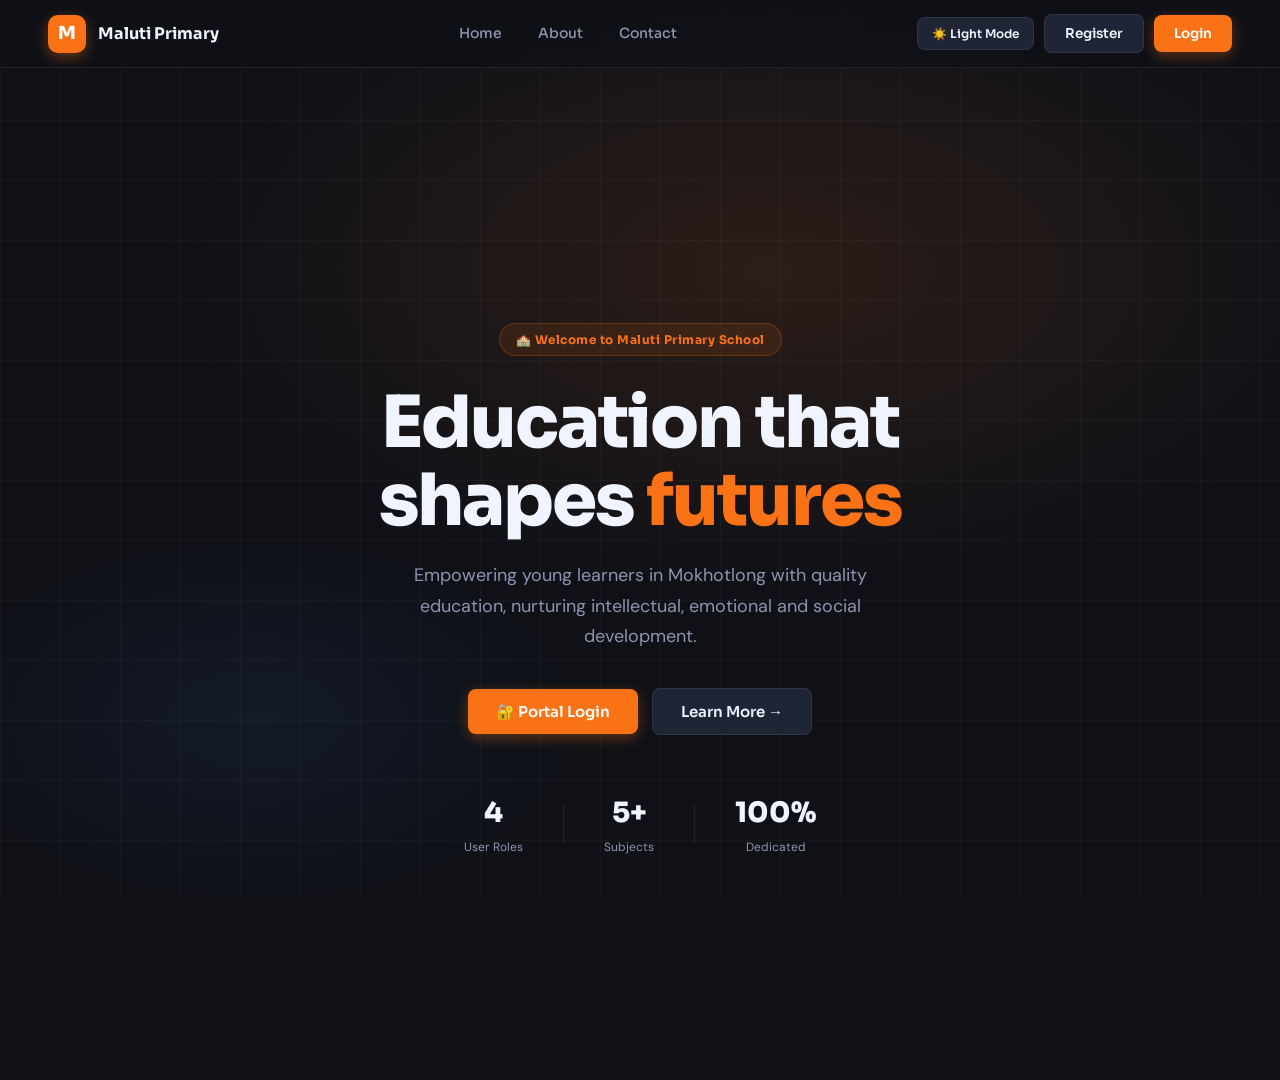
<file: index.html>
<!DOCTYPE html>
<html lang="en" data-theme="dark">
<head>
  <meta charset="UTF-8"/>
  <meta name="viewport" content="width=device-width, initial-scale=1.0"/>
  <title>Maluti Primary School</title>
  <link rel="stylesheet" href="theme.css"/>
  <style>
    body { overflow-x: hidden; font-family: var(--font-body); }

    /* ── Hero background ── */
    .hero-bg {
      position: fixed; inset: 0; z-index: -1;
      background: var(--bg);
    }
    .hero-bg::before {
      content: '';
      position: absolute; inset: 0;
      background: radial-gradient(ellipse 80% 60% at 60% 30%, rgba(249,115,22,0.12) 0%, transparent 60%),
                  radial-gradient(ellipse 50% 40% at 20% 80%, rgba(59,130,246,0.08) 0%, transparent 50%);
    }
    .hero-bg .grid-overlay {
      position: absolute; inset: 0;
      background-image: linear-gradient(var(--border) 1px, transparent 1px),
                        linear-gradient(90deg, var(--border) 1px, transparent 1px);
      background-size: 60px 60px;
      opacity: 0.4;
    }

    /* ── Navbar ── */
    .navbar {
      position: fixed; top: 0; left: 0; right: 0; z-index: 100;
      background: var(--navbar-bg);
      border-bottom: 1px solid var(--border);
      backdrop-filter: blur(16px);
      display: flex; align-items: center; justify-content: space-between;
      padding: 0 48px; height: 68px;
      transition: var(--transition);
    }
    .nav-brand { display: flex; align-items: center; gap: 12px; text-decoration: none; }
    .nav-logo {
      width: 38px; height: 38px; border-radius: 10px;
      background: var(--accent);
      display: flex; align-items: center; justify-content: center;
      font-size: 18px; font-weight: 800; color: #fff;
      font-family: var(--font-main);
      box-shadow: 0 4px 14px rgba(249,115,22,0.4);
    }
    .nav-brand-text { font-family: var(--font-main); font-size: 16px; font-weight: 700; color: var(--text); }
    .nav-links { display: flex; align-items: center; gap: 4px; }
    .nav-links a {
      padding: 8px 16px; border-radius: var(--radius-sm);
      color: var(--text-muted); font-size: 14px; font-weight: 500;
      font-family: var(--font-main);
      text-decoration: none; transition: var(--transition); cursor: pointer;
    }
    .nav-links a:hover { color: var(--text); background: var(--bg3); }
    .nav-actions { display: flex; align-items: center; gap: 10px; }

    /* ── Hero ── */
    .hero {
      min-height: 100vh;
      display: flex; align-items: center; justify-content: center;
      padding: 100px 48px 60px;
      text-align: center;
    }
    .hero-inner { max-width: 780px; }
    .hero-badge {
      display: inline-flex; align-items: center; gap: 8px;
      padding: 6px 16px; border-radius: 99px;
      background: rgba(249,115,22,0.1); border: 1px solid rgba(249,115,22,0.25);
      color: var(--accent); font-size: 12px; font-weight: 700;
      font-family: var(--font-main); letter-spacing: 0.5px;
      margin-bottom: 28px; animation: fadeUp 0.5s ease both;
    }
    .hero-title {
      font-size: clamp(40px, 6vw, 72px); font-weight: 800;
      font-family: var(--font-main); line-height: 1.08;
      letter-spacing: -2px; color: var(--text);
      animation: fadeUp 0.5s 0.1s ease both;
    }
    .hero-title span { color: var(--accent); }
    .hero-sub {
      font-size: 18px; color: var(--text-muted); margin-top: 20px;
      max-width: 540px; margin-left: auto; margin-right: auto;
      animation: fadeUp 0.5s 0.18s ease both;
      line-height: 1.7;
    }
    .hero-actions {
      display: flex; align-items: center; gap: 14px;
      justify-content: center; flex-wrap: wrap;
      margin-top: 36px;
      animation: fadeUp 0.5s 0.26s ease both;
    }
    .hero-stats {
      display: flex; align-items: center; gap: 40px;
      justify-content: center; margin-top: 56px;
      animation: fadeUp 0.5s 0.34s ease both;
    }
    .hero-stat-val { font-family: var(--font-main); font-size: 28px; font-weight: 800; color: var(--text); }
    .hero-stat-label { font-size: 12px; color: var(--text-muted); margin-top: 2px; }
    .hero-stat-divider { width: 1px; height: 40px; background: var(--border); }

    /* ── Page Sections ── */
    .page-section { display: none; padding: 120px 48px 60px; min-height: 100vh; }
    .page-section.active { display: block; }

    .about-grid { display: grid; grid-template-columns: 1fr 1fr; gap: 28px; max-width: 900px; margin: 40px auto 0; }
    .about-card {
      background: var(--card-bg); border: 1px solid var(--border);
      border-radius: var(--radius); padding: 28px;
      transition: var(--transition);
    }
    .about-card:hover { border-color: rgba(249,115,22,0.3); transform: translateY(-3px); }
    .about-card-icon { font-size: 32px; margin-bottom: 14px; }
    .about-card h3 { font-family: var(--font-main); font-size: 16px; margin-bottom: 10px; }
    .about-card p { font-size: 14px; color: var(--text-muted); line-height: 1.7; }

    .contact-grid { display: grid; grid-template-columns: 1fr 1fr; gap: 20px; max-width: 640px; margin: 40px auto 0; }
    .contact-item {
      background: var(--card-bg); border: 1px solid var(--border);
      border-radius: var(--radius); padding: 24px;
      transition: var(--transition);
    }
    .contact-item:hover { border-color: rgba(249,115,22,0.3); }
    .contact-item .ci-icon { font-size: 28px; margin-bottom: 10px; }
    .contact-item h4 { font-family: var(--font-main); font-size: 13px; font-weight: 700; color: var(--text-muted); text-transform: uppercase; letter-spacing: 0.5px; margin-bottom: 6px; }
    .contact-item p { font-size: 14px; color: var(--text); font-weight: 500; }

    .page-hero { text-align: center; max-width: 600px; margin: 0 auto 50px; }
    .page-hero h1 { font-size: clamp(30px, 4vw, 48px); font-weight: 800; font-family: var(--font-main); }
    .page-hero p { font-size: 16px; color: var(--text-muted); margin-top: 12px; }

    /* ── Auth Modal ── */
    .auth-overlay {
      position: fixed; inset: 0; z-index: 200;
      background: var(--overlay); backdrop-filter: blur(6px);
      display: none; align-items: center; justify-content: center;
      padding: 20px;
    }
    .auth-overlay.open { display: flex; }
    .auth-box {
      background: var(--bg2); border: 1px solid var(--border);
      border-radius: 20px; padding: 40px;
      width: 100%; max-width: 420px;
      box-shadow: var(--shadow-lg);
      animation: modalIn 0.25s ease;
      position: relative;
    }
    .auth-close {
      position: absolute; top: 16px; right: 16px;
      width: 32px; height: 32px; border-radius: 8px;
      background: var(--bg3); border: 1px solid var(--border);
      color: var(--text-muted); font-size: 16px;
      cursor: pointer; display: flex; align-items: center; justify-content: center;
      transition: var(--transition);
    }
    .auth-close:hover { color: var(--text); background: var(--bg4); }
    .auth-brand { text-align: center; margin-bottom: 28px; }
    .auth-brand .auth-icon {
      width: 52px; height: 52px; border-radius: 14px;
      background: rgba(249,115,22,0.15); border: 1px solid rgba(249,115,22,0.3);
      display: flex; align-items: center; justify-content: center;
      font-size: 26px; margin: 0 auto 14px;
    }
    .auth-brand h2 { font-family: var(--font-main); font-size: 22px; font-weight: 800; }
    .auth-brand p { font-size: 13px; color: var(--text-muted); margin-top: 4px; }

    .credentials-hint {
      background: rgba(59,130,246,0.08); border: 1px solid rgba(59,130,246,0.2);
      border-radius: 10px; padding: 14px 16px; margin-bottom: 20px;
      font-size: 12px; color: var(--text-muted);
    }
    .credentials-hint strong { color: var(--accent2); display: block; margin-bottom: 6px; }
    .credentials-hint code {
      display: block; line-height: 1.8;
      font-family: monospace; font-size: 11.5px;
    }

    .error-msg {
      background: rgba(239,68,68,0.1); border: 1px solid rgba(239,68,68,0.25);
      border-radius: 8px; padding: 10px 14px;
      color: var(--danger); font-size: 13px; font-weight: 500;
      margin-bottom: 16px; display: none;
    }
    .error-msg.show { display: block; }

    @media (max-width: 700px) {
      .navbar { padding: 0 20px; }
      .hero { padding: 100px 20px 40px; }
      .page-section { padding: 100px 20px 40px; }
      .about-grid, .contact-grid { grid-template-columns: 1fr; }
      .hero-stats { gap: 24px; flex-wrap: wrap; }
      .nav-links { display: none; }
    }
  </style>
</head>
<body>
  <div class="hero-bg"><div class="grid-overlay"></div></div>

  <!-- Navbar -->
  <nav class="navbar">
    <a class="nav-brand" href="#" onclick="showPage('home')">
      <div class="nav-logo">M</div>
      <span class="nav-brand-text">Maluti Primary</span>
    </a>
    <div class="nav-links">
      <a onclick="showPage('home')">Home</a>
      <a onclick="showPage('about')">About</a>
      <a onclick="showPage('contact')">Contact</a>
    </div>
    <div class="nav-actions">
      <button id="theme-toggle" onclick="MalutiTheme.toggle()">☀️ Light Mode</button>
      <button class="btn btn-secondary" onclick="openAuth('register')">Register</button>
      <button class="btn btn-primary" onclick="openAuth('login')">Login</button>
    </div>
  </nav>

  <!-- HOME -->
  <section class="page-section active" id="home">
    <div class="hero">
      <div class="hero-inner">
        <div class="hero-badge">🏫 Welcome to Maluti Primary School</div>
        <h1 class="hero-title">Education that<br>shapes <span>futures</span></h1>
        <p class="hero-sub">Empowering young learners in Mokhotlong with quality education, nurturing intellectual, emotional and social development.</p>
        <div class="hero-actions">
          <button class="btn btn-primary" onclick="openAuth('login')" style="padding:13px 28px;font-size:15px;">
            🔐 Portal Login
          </button>
          <button class="btn btn-secondary" onclick="showPage('about')" style="padding:13px 28px;font-size:15px;">
            Learn More →
          </button>
        </div>
        <div class="hero-stats">
          <div>
            <div class="hero-stat-val">4</div>
            <div class="hero-stat-label">User Roles</div>
          </div>
          <div class="hero-stat-divider"></div>
          <div>
            <div class="hero-stat-val">5+</div>
            <div class="hero-stat-label">Subjects</div>
          </div>
          <div class="hero-stat-divider"></div>
          <div>
            <div class="hero-stat-val">100%</div>
            <div class="hero-stat-label">Dedicated</div>
          </div>
        </div>
      </div>
    </div>
  </section>

  <!-- ABOUT -->
  <section class="page-section" id="about">
    <div class="page-hero">
      <h1>About <span style="color:var(--accent)">Maluti Primary</span></h1>
      <p>Providing foundational education in literacy, numeracy and essential life skills to young learners in Mokhotlong, Lesotho.</p>
    </div>
    <div class="about-grid">
      <div class="about-card animate-in">
        <div class="about-card-icon">📚</div>
        <h3>Our Mission</h3>
        <p>To provide foundational education in literacy, numeracy and essential life skills that prepares students for future academic success.</p>
      </div>
      <div class="about-card animate-in delay-1">
        <div class="about-card-icon">🌱</div>
        <h3>Our Vision</h3>
        <p>Foster intellectual, emotional and social development in young learners, creating confident and capable citizens of Lesotho.</p>
      </div>
      <div class="about-card animate-in delay-2">
        <div class="about-card-icon">👩‍🏫</div>
        <h3>Our Teachers</h3>
        <p>Dedicated educators committed to creating a nurturing and stimulating learning environment where every child can thrive.</p>
      </div>
      <div class="about-card animate-in delay-3">
        <div class="about-card-icon">🤝</div>
        <h3>Community</h3>
        <p>We believe in strong partnerships with parents and the community to support each student's holistic development.</p>
      </div>
    </div>
  </section>

  <!-- CONTACT -->
  <section class="page-section" id="contact">
    <div class="page-hero">
      <h1>Get in <span style="color:var(--accent)">Touch</span></h1>
      <p>We'd love to hear from you. Reach out for any inquiries about admissions, curriculum or school events.</p>
    </div>
    <div class="contact-grid">
      <div class="contact-item animate-in">
        <div class="ci-icon">📧</div>
        <h4>Email</h4>
        <p>maluti@school.com</p>
      </div>
      <div class="contact-item animate-in delay-1">
        <div class="ci-icon">📞</div>
        <h4>Phone</h4>
        <p>+266 58960929</p>
      </div>
      <div class="contact-item animate-in delay-2" style="grid-column:1/-1">
        <div class="ci-icon">📍</div>
        <h4>Address</h4>
        <p>123 Maluti Primary School, Mokhotlong, Lesotho</p>
      </div>
    </div>
  </section>

  <!-- AUTH OVERLAY -->
  <div class="auth-overlay" id="auth-overlay" onclick="closeAuthOutside(event)">
    <div class="auth-box">
      <button class="auth-close" onclick="closeAuth()">✕</button>

      <!-- Login -->
      <div id="auth-login">
        <div class="auth-brand">
          <div class="auth-icon">🔐</div>
          <h2>Welcome Back</h2>
          <p>Sign in to your Maluti portal</p>
        </div>
        <div class="credentials-hint">
          <strong>🔑 Demo Credentials</strong>
          <code>
            Admin: qhashomosito@gmail.com / admin123<br>
            Teacher: tanki@gmail.com / teacher123<br>
            Student: john@gmail.com / student123<br>
            Parent: qhasho@gmail.com / parent123
          </code>
        </div>
        <div class="error-msg" id="login-error">Invalid email, password, or role.</div>
        <div class="form-group">
          <label class="form-label">Role</label>
          <select class="form-control" id="login-role">
            <option value="">Select Role</option>
            <option value="admin">Admin</option>
            <option value="teacher">Teacher</option>
            <option value="parent">Parent</option>
            <option value="student">Student</option>
          </select>
        </div>
        <div class="form-group">
          <label class="form-label">Email Address</label>
          <input type="email" class="form-control" id="login-email" placeholder="your@email.com"/>
        </div>
        <div class="form-group">
          <label class="form-label">Password</label>
          <input type="password" class="form-control" id="login-password" placeholder="••••••••"/>
        </div>
        <button class="btn btn-primary" style="width:100%;justify-content:center;padding:13px;" onclick="doLogin()">
          Sign In →
        </button>
        <p style="text-align:center;margin-top:16px;font-size:13px;color:var(--text-muted)">
          No account? <a href="#" style="color:var(--accent);font-weight:600" onclick="switchAuth('register')">Register here</a>
        </p>
      </div>

      <!-- Register -->
      <div id="auth-register" style="display:none">
        <div class="auth-brand">
          <div class="auth-icon">📝</div>
          <h2>Create Account</h2>
          <p>Register for the Maluti portal</p>
        </div>
        <div class="error-msg" id="reg-error">Please fill in all fields.</div>
        <div class="form-group">
          <label class="form-label">Full Name</label>
          <input type="text" class="form-control" id="reg-name" placeholder="Your full name"/>
        </div>
        <div class="form-group">
          <label class="form-label">Role</label>
          <select class="form-control" id="reg-role">
            <option value="">Select Role</option>
            <option value="admin">Admin</option>
            <option value="teacher">Teacher</option>
            <option value="parent">Parent</option>
            <option value="student">Student</option>
          </select>
        </div>
        <div class="form-group">
          <label class="form-label">Email Address</label>
          <input type="email" class="form-control" id="reg-email" placeholder="your@email.com"/>
        </div>
        <div class="form-group">
          <label class="form-label">Password</label>
          <input type="password" class="form-control" id="reg-password" placeholder="Choose a password"/>
        </div>
        <button class="btn btn-primary" style="width:100%;justify-content:center;padding:13px;" onclick="doRegister()">
          Create Account →
        </button>
        <p style="text-align:center;margin-top:16px;font-size:13px;color:var(--text-muted)">
          Already registered? <a href="#" style="color:var(--accent);font-weight:600" onclick="switchAuth('login')">Login here</a>
        </p>
      </div>
    </div>
  </div>

  <script src="theme.js"></script>
  <script>
    MalutiTheme.init();

    // ── Users DB (extends MalutiDB) ──────────────────────────
    const USERS_KEY = 'maluti_users';
    const defaultUsers = [
      { id:1, name:'Mosito Qhasho',  role:'admin',   email:'qhashomosito@gmail.com', password:'admin123'   },
      { id:2, name:'Tanki Molapo',   role:'teacher', email:'tanki@gmail.com',         password:'teacher123' },
      { id:3, name:'John Doe',       role:'student', email:'john@gmail.com',           password:'student123' },
      { id:4, name:'Makali Qhasho',  role:'parent',  email:'qhasho@gmail.com',         password:'parent123'  },
      { id:5, name:'Tsolo Mokoena',  role:'student', email:'tsolo@gmail.com',          password:'student123' },
    ];

    function getUsers() {
      try { return JSON.parse(localStorage.getItem(USERS_KEY)) || defaultUsers; }
      catch { return defaultUsers; }
    }
    function saveUsers(users) { localStorage.setItem(USERS_KEY, JSON.stringify(users)); }

    // ── Page routing ──────────────────────────────────────────
    function showPage(id) {
      document.querySelectorAll('.page-section').forEach(s => s.classList.remove('active'));
      const el = document.getElementById(id);
      if (el) { el.classList.add('active'); closeAuth(); }
    }

    // ── Auth modal ────────────────────────────────────────────
    function openAuth(type) {
      document.getElementById('auth-overlay').classList.add('open');
      switchAuth(type);
    }
    function closeAuth() { document.getElementById('auth-overlay').classList.remove('open'); }
    function closeAuthOutside(e) { if (e.target === document.getElementById('auth-overlay')) closeAuth(); }
    function switchAuth(type) {
      document.getElementById('auth-login').style.display    = type === 'login'    ? 'block' : 'none';
      document.getElementById('auth-register').style.display = type === 'register' ? 'block' : 'none';
    }

    // ── Login ─────────────────────────────────────────────────
    function doLogin() {
      const role  = document.getElementById('login-role').value.trim();
      const email = document.getElementById('login-email').value.trim().toLowerCase();
      const pass  = document.getElementById('login-password').value;
      const errEl = document.getElementById('login-error');
      errEl.classList.remove('show');

      if (!role || !email || !pass) { errEl.textContent='Please fill in all fields.'; errEl.classList.add('show'); return; }

      const users = getUsers();
      const user  = users.find(u => u.email.toLowerCase() === email && u.password === pass && u.role === role);
      if (!user) { errEl.textContent='Invalid email, password, or role.'; errEl.classList.add('show'); return; }

      MalutiSession.save(user);
      MalutiToast.show(`Welcome back, ${user.name}! 👋`, 'success');
      setTimeout(() => {
        const pages = { admin:'admin.html', teacher:'teacher.html', student:'student.html', parent:'parent.html' };
        window.location.href = pages[user.role] || 'index.html';
      }, 800);
    }

    // ── Register ──────────────────────────────────────────────
    function doRegister() {
      const name  = document.getElementById('reg-name').value.trim();
      const role  = document.getElementById('reg-role').value;
      const email = document.getElementById('reg-email').value.trim().toLowerCase();
      const pass  = document.getElementById('reg-password').value;
      const errEl = document.getElementById('reg-error');
      errEl.classList.remove('show');

      if (!name || !role || !email || !pass) { errEl.textContent='Please fill in all fields.'; errEl.classList.add('show'); return; }
      if (pass.length < 6) { errEl.textContent='Password must be at least 6 characters.'; errEl.classList.add('show'); return; }

      const users = getUsers();
      if (users.find(u => u.email.toLowerCase() === email)) {
        errEl.textContent='An account with this email already exists.'; errEl.classList.add('show'); return;
      }
      const newUser = { id: Date.now(), name, role, email, password: pass };
      users.push(newUser);
      saveUsers(users);
      MalutiToast.show('Account created! You can now log in.', 'success');
      switchAuth('login');
      document.getElementById('login-email').value = email;
      document.getElementById('login-role').value  = role;
    }

    // Enter key support
    document.addEventListener('keydown', e => {
      if (e.key === 'Escape') closeAuth();
      if (e.key === 'Enter') {
        const overlay = document.getElementById('auth-overlay');
        if (overlay.classList.contains('open')) {
          if (document.getElementById('auth-login').style.display !== 'none') doLogin();
          else doRegister();
        }
      }
    });
  </script>
</body>
</html>
</file>
<file: theme.css>
@import url('https://fonts.googleapis.com/css2?family=Sora:wght@300;400;500;600;700;800&family=DM+Sans:wght@300;400;500;600&display=swap');

/* ─── CSS Variables ─────────────────────────────────── */
:root {
  --accent: #f97316;
  --accent-dim: #ea580c;
  --accent2: #3b82f6;
  --success: #22c55e;
  --danger: #ef4444;
  --warning: #f59e0b;
  --radius: 14px;
  --radius-sm: 8px;
  --shadow: 0 4px 24px rgba(0,0,0,0.18);
  --shadow-lg: 0 8px 40px rgba(0,0,0,0.28);
  --transition: all 0.25s cubic-bezier(.4,0,.2,1);
  --font-main: 'Sora', sans-serif;
  --font-body: 'DM Sans', sans-serif;
  --sidebar-w: 260px;
}

/* ─── Dark Theme (default) ──────────────────────────── */
[data-theme="dark"] {
  --bg: #0f1117;
  --bg2: #161b27;
  --bg3: #1e2535;
  --bg4: #252d40;
  --sidebar-bg: #10141e;
  --sidebar-border: rgba(255,255,255,0.06);
  --text: #f0f4ff;
  --text-muted: #8b95b0;
  --text-dim: #5a6380;
  --border: rgba(255,255,255,0.08);
  --input-bg: rgba(255,255,255,0.05);
  --input-border: rgba(255,255,255,0.12);
  --card-bg: #161b27;
  --card-hover: #1e2535;
  --overlay: rgba(0,0,0,0.7);
  --navbar-bg: rgba(15,17,23,0.9);
  --table-alt: rgba(255,255,255,0.03);
}

/* ─── Light Theme ───────────────────────────────────── */
[data-theme="light"] {
  --bg: #f5f7fb;
  --bg2: #ffffff;
  --bg3: #eef1f8;
  --bg4: #e4e8f2;
  --sidebar-bg: #1e293b;
  --sidebar-border: rgba(0,0,0,0.08);
  --text: #0f172a;
  --text-muted: #64748b;
  --text-dim: #94a3b8;
  --border: rgba(0,0,0,0.08);
  --input-bg: rgba(0,0,0,0.03);
  --input-border: rgba(0,0,0,0.15);
  --card-bg: #ffffff;
  --card-hover: #f0f4fb;
  --overlay: rgba(0,0,0,0.5);
  --navbar-bg: rgba(255,255,255,0.92);
  --table-alt: rgba(0,0,0,0.025);
}

/* ─── Reset & Base ──────────────────────────────────── */
*, *::before, *::after { box-sizing: border-box; margin: 0; padding: 0; }

html { scroll-behavior: smooth; }

body {
  font-family: var(--font-body);
  background: var(--bg);
  color: var(--text);
  min-height: 100vh;
  transition: background 0.35s ease, color 0.35s ease;
  line-height: 1.6;
}

/* ─── Scrollbar ─────────────────────────────────────── */
::-webkit-scrollbar { width: 6px; }
::-webkit-scrollbar-track { background: var(--bg); }
::-webkit-scrollbar-thumb { background: var(--bg4); border-radius: 99px; }

/* ─── Typography ────────────────────────────────────── */
h1,h2,h3,h4,h5 { font-family: var(--font-main); font-weight: 700; line-height: 1.2; }

/* ─── Dashboard Layout ──────────────────────────────── */
.layout {
  display: flex;
  min-height: 100vh;
}

/* ─── Sidebar ───────────────────────────────────────── */
.sidebar {
  width: var(--sidebar-w);
  background: var(--sidebar-bg);
  border-right: 1px solid var(--sidebar-border);
  display: flex;
  flex-direction: column;
  position: fixed;
  top: 0; left: 0;
  height: 100vh;
  z-index: 100;
  transition: var(--transition);
  overflow-y: auto;
}

.sidebar-brand {
  padding: 28px 24px 20px;
  border-bottom: 1px solid rgba(255,255,255,0.07);
}
.sidebar-brand .brand-icon {
  width: 40px; height: 40px;
  background: var(--accent);
  border-radius: 10px;
  display: flex; align-items: center; justify-content: center;
  font-size: 20px; margin-bottom: 10px;
  box-shadow: 0 4px 16px rgba(249,115,22,0.4);
}
.sidebar-brand h2 {
  font-family: var(--font-main);
  font-size: 14px; font-weight: 700;
  color: #fff; letter-spacing: 0.5px;
}
.sidebar-brand p { font-size: 11px; color: rgba(255,255,255,0.4); margin-top: 2px; }

.sidebar-nav { padding: 16px 12px; flex: 1; }

.nav-section-label {
  font-size: 10px; font-weight: 700;
  letter-spacing: 1.5px; text-transform: uppercase;
  color: rgba(255,255,255,0.3);
  padding: 12px 12px 6px;
}

.nav-item {
  display: flex; align-items: center; gap: 12px;
  padding: 11px 14px;
  border-radius: 10px;
  color: rgba(255,255,255,0.55);
  font-family: var(--font-main);
  font-size: 13.5px; font-weight: 500;
  cursor: pointer;
  transition: var(--transition);
  margin-bottom: 2px;
  text-decoration: none;
  user-select: none;
}
.nav-item:hover { background: rgba(255,255,255,0.07); color: #fff; }
.nav-item.active {
  background: rgba(249,115,22,0.18);
  color: var(--accent);
  font-weight: 600;
}
.nav-item .nav-icon { font-size: 16px; width: 20px; text-align: center; flex-shrink: 0; }
.nav-item .nav-badge {
  margin-left: auto;
  background: var(--accent); color: #fff;
  font-size: 10px; font-weight: 700;
  padding: 2px 7px; border-radius: 99px;
}

.sidebar-footer {
  padding: 16px 12px;
  border-top: 1px solid rgba(255,255,255,0.07);
}
.user-card {
  display: flex; align-items: center; gap: 12px;
  padding: 12px 14px; border-radius: 10px;
  background: rgba(255,255,255,0.05);
}
.user-avatar {
  width: 36px; height: 36px; border-radius: 50%;
  background: linear-gradient(135deg, var(--accent), var(--accent2));
  display: flex; align-items: center; justify-content: center;
  font-weight: 700; font-size: 14px; color: #fff; flex-shrink: 0;
}
.user-info p { font-size: 13px; font-weight: 600; color: #fff; line-height: 1.2; }
.user-info span { font-size: 11px; color: rgba(255,255,255,0.4); }

/* ─── Main content ───────────────────────────────────── */
.main {
  margin-left: var(--sidebar-w);
  flex: 1;
  display: flex;
  flex-direction: column;
  min-height: 100vh;
}

/* ─── Topbar ─────────────────────────────────────────── */
.topbar {
  display: flex; align-items: center; justify-content: space-between;
  padding: 16px 32px;
  background: var(--bg2);
  border-bottom: 1px solid var(--border);
  position: sticky; top: 0; z-index: 50;
  backdrop-filter: blur(12px);
}
.topbar-left h1 { font-size: 22px; font-weight: 700; color: var(--text); }
.topbar-left p { font-size: 13px; color: var(--text-muted); margin-top: 2px; }
.topbar-right { display: flex; align-items: center; gap: 12px; }

/* ─── Buttons ────────────────────────────────────────── */
.btn {
  display: inline-flex; align-items: center; gap: 8px;
  padding: 10px 20px;
  border-radius: var(--radius-sm);
  font-family: var(--font-main); font-size: 13.5px; font-weight: 600;
  cursor: pointer; border: none; transition: var(--transition);
  text-decoration: none; white-space: nowrap;
}
.btn-primary { background: var(--accent); color: #fff; box-shadow: 0 4px 14px rgba(249,115,22,0.35); }
.btn-primary:hover { background: var(--accent-dim); transform: translateY(-1px); box-shadow: 0 6px 20px rgba(249,115,22,0.45); }
.btn-secondary { background: var(--bg3); color: var(--text); border: 1px solid var(--border); }
.btn-secondary:hover { background: var(--bg4); }
.btn-danger { background: rgba(239,68,68,0.15); color: var(--danger); border: 1px solid rgba(239,68,68,0.3); }
.btn-danger:hover { background: var(--danger); color: #fff; }
.btn-success { background: rgba(34,197,94,0.15); color: var(--success); border: 1px solid rgba(34,197,94,0.3); }
.btn-success:hover { background: var(--success); color: #fff; }
.btn-sm { padding: 7px 14px; font-size: 12px; }
.btn-icon { padding: 10px; width: 40px; height: 40px; justify-content: center; background: var(--bg3); color: var(--text-muted); border: 1px solid var(--border); }
.btn-icon:hover { color: var(--text); }

/* ─── Cards ──────────────────────────────────────────── */
.card {
  background: var(--card-bg);
  border: 1px solid var(--border);
  border-radius: var(--radius);
  padding: 24px;
  transition: var(--transition);
}
.card:hover { border-color: rgba(249,115,22,0.2); }

.stat-grid {
  display: grid;
  grid-template-columns: repeat(auto-fill, minmax(210px, 1fr));
  gap: 18px;
  margin-bottom: 28px;
}
.stat-card {
  background: var(--card-bg);
  border: 1px solid var(--border);
  border-radius: var(--radius);
  padding: 22px;
  transition: var(--transition);
  cursor: default;
}
.stat-card:hover { transform: translateY(-3px); box-shadow: var(--shadow); border-color: rgba(249,115,22,0.25); }
.stat-icon {
  width: 46px; height: 46px; border-radius: 12px;
  display: flex; align-items: center; justify-content: center;
  font-size: 22px; margin-bottom: 14px;
}
.stat-value { font-family: var(--font-main); font-size: 30px; font-weight: 800; color: var(--text); line-height: 1; }
.stat-label { font-size: 12px; color: var(--text-muted); margin-top: 4px; font-weight: 500; }
.stat-trend { font-size: 11px; margin-top: 8px; font-weight: 600; }
.stat-trend.up { color: var(--success); }
.stat-trend.down { color: var(--danger); }

/* ─── Forms ──────────────────────────────────────────── */
.form-group { margin-bottom: 18px; }
.form-label {
  display: block; font-size: 12px; font-weight: 600;
  font-family: var(--font-main);
  color: var(--text-muted); margin-bottom: 7px;
  text-transform: uppercase; letter-spacing: 0.5px;
}
.form-control {
  width: 100%; padding: 11px 16px;
  background: var(--input-bg);
  border: 1.5px solid var(--input-border);
  border-radius: var(--radius-sm);
  color: var(--text); font-size: 14px;
  font-family: var(--font-body);
  transition: var(--transition); outline: none;
}
.form-control:focus { border-color: var(--accent); background: var(--bg2); box-shadow: 0 0 0 3px rgba(249,115,22,0.12); }
.form-control::placeholder { color: var(--text-dim); }
select.form-control option { background: var(--bg2); color: var(--text); }

/* ─── Tables ─────────────────────────────────────────── */
.table-wrap { overflow-x: auto; border-radius: var(--radius); border: 1px solid var(--border); }
table { width: 100%; border-collapse: collapse; }
thead { background: var(--bg3); }
thead th {
  padding: 13px 18px; text-align: left;
  font-family: var(--font-main); font-size: 11.5px; font-weight: 700;
  text-transform: uppercase; letter-spacing: 0.8px;
  color: var(--text-muted); white-space: nowrap;
  border-bottom: 1px solid var(--border);
}
tbody td {
  padding: 13px 18px; font-size: 14px;
  border-bottom: 1px solid var(--border);
  color: var(--text);
}
tbody tr:last-child td { border-bottom: none; }
tbody tr:nth-child(even) { background: var(--table-alt); }
tbody tr:hover { background: rgba(249,115,22,0.05); }

/* ─── Badges ─────────────────────────────────────────── */
.badge {
  display: inline-flex; align-items: center;
  padding: 4px 10px; border-radius: 99px;
  font-size: 11px; font-weight: 700; font-family: var(--font-main);
}
.badge-success { background: rgba(34,197,94,0.15); color: var(--success); }
.badge-danger  { background: rgba(239,68,68,0.15); color: var(--danger); }
.badge-warning { background: rgba(245,158,11,0.15); color: var(--warning); }
.badge-info    { background: rgba(59,130,246,0.15); color: var(--accent2); }
.badge-orange  { background: rgba(249,115,22,0.15); color: var(--accent); }

/* ─── Content area ───────────────────────────────────── */
.content-area {
  padding: 28px 32px;
  flex: 1;
}
.section-header {
  display: flex; align-items: center; justify-content: space-between;
  margin-bottom: 22px; flex-wrap: wrap; gap: 12px;
}
.section-title { font-size: 18px; font-weight: 700; font-family: var(--font-main); }
.section-sub { font-size: 13px; color: var(--text-muted); margin-top: 3px; }

/* ─── Panel / Section visibility ────────────────────── */
.panel { display: none; }
.panel.active { display: block; }

/* ─── Theme toggle button ────────────────────────────── */
#theme-toggle {
  background: var(--bg3); border: 1px solid var(--border);
  color: var(--text); padding: 8px 14px;
  border-radius: var(--radius-sm);
  font-family: var(--font-main); font-size: 12px; font-weight: 600;
  cursor: pointer; transition: var(--transition);
}
#theme-toggle:hover { border-color: var(--accent); color: var(--accent); }

/* ─── Modal ──────────────────────────────────────────── */
.modal-backdrop {
  position: fixed; inset: 0;
  background: var(--overlay);
  backdrop-filter: blur(4px);
  z-index: 200;
  display: none; align-items: center; justify-content: center;
}
.modal-backdrop.open { display: flex; }
.modal {
  background: var(--bg2);
  border: 1px solid var(--border);
  border-radius: 18px;
  padding: 32px;
  width: 100%; max-width: 440px;
  box-shadow: var(--shadow-lg);
  animation: modalIn 0.2s ease;
}
@keyframes modalIn { from { opacity:0; transform:scale(0.95) translateY(10px); } to { opacity:1; transform:none; } }
.modal-title { font-size: 18px; font-weight: 700; margin-bottom: 22px; }

/* ─── Divider ────────────────────────────────────────── */
.divider { border: none; border-top: 1px solid var(--border); margin: 24px 0; }

/* ─── Responsive ─────────────────────────────────────── */
@media (max-width: 768px) {
  :root { --sidebar-w: 0px; }
  .sidebar { transform: translateX(-260px); }
  .sidebar.open { transform: translateX(0); width: 260px; }
  .main { margin-left: 0; }
  .content-area { padding: 18px 16px; }
  .topbar { padding: 14px 16px; }
  .stat-grid { grid-template-columns: repeat(2, 1fr); }
}

/* ─── Animations ─────────────────────────────────────── */
@keyframes fadeUp {
  from { opacity:0; transform:translateY(16px); }
  to   { opacity:1; transform:none; }
}
.animate-in { animation: fadeUp 0.35s ease both; }
.delay-1 { animation-delay: 0.05s; }
.delay-2 { animation-delay: 0.10s; }
.delay-3 { animation-delay: 0.15s; }
.delay-4 { animation-delay: 0.20s; }
</file>
